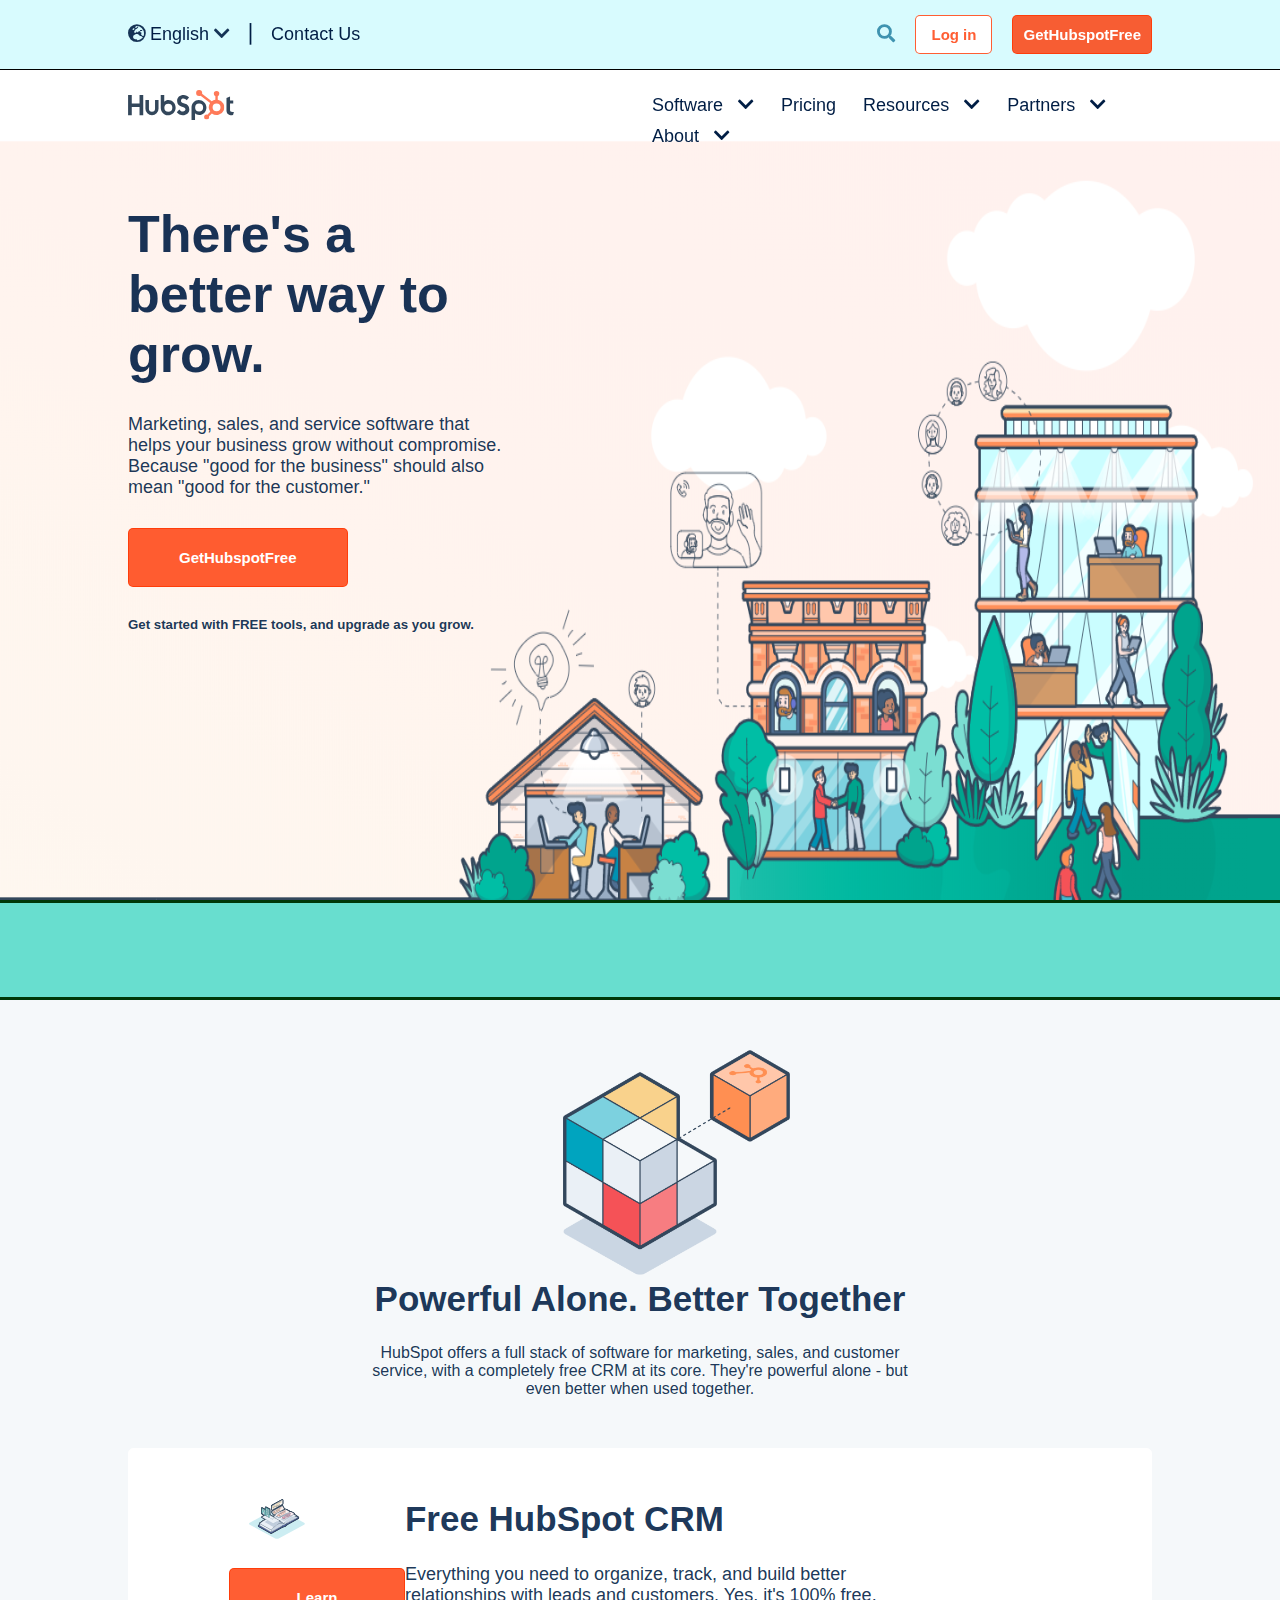
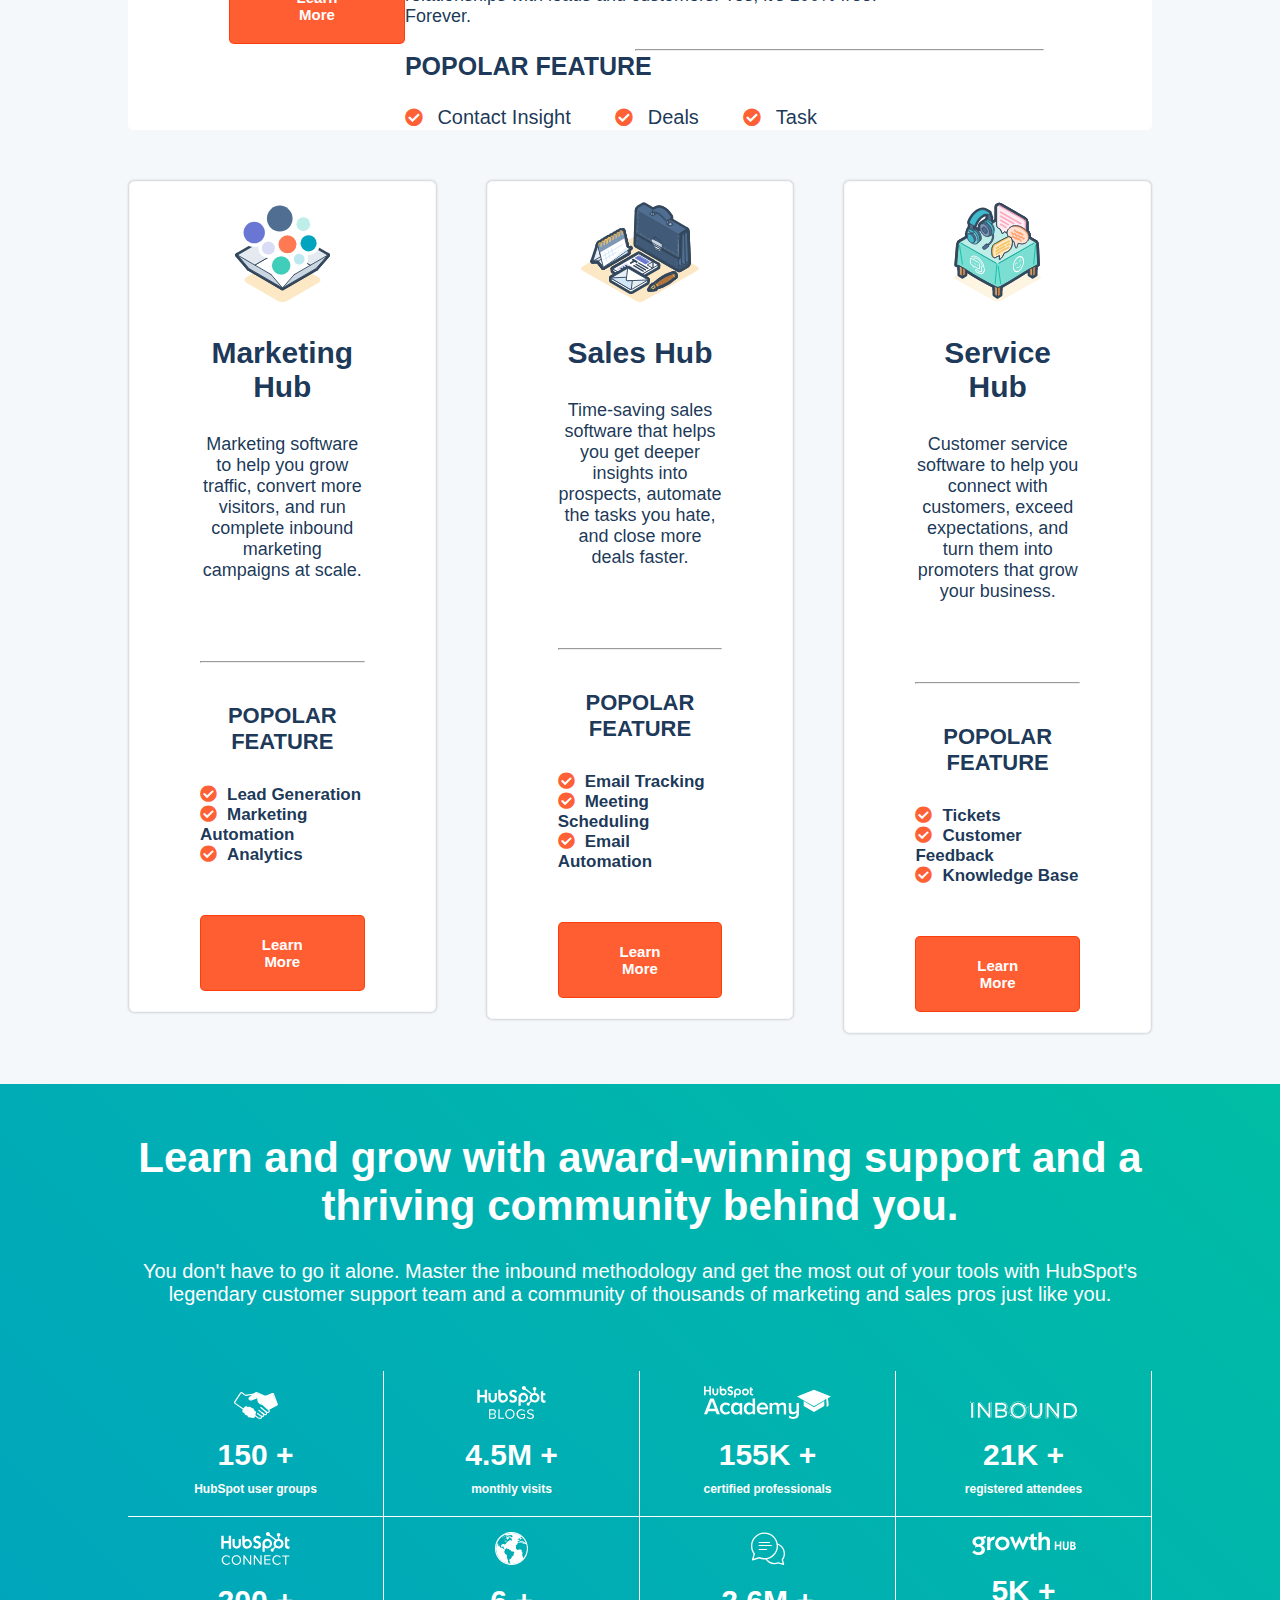
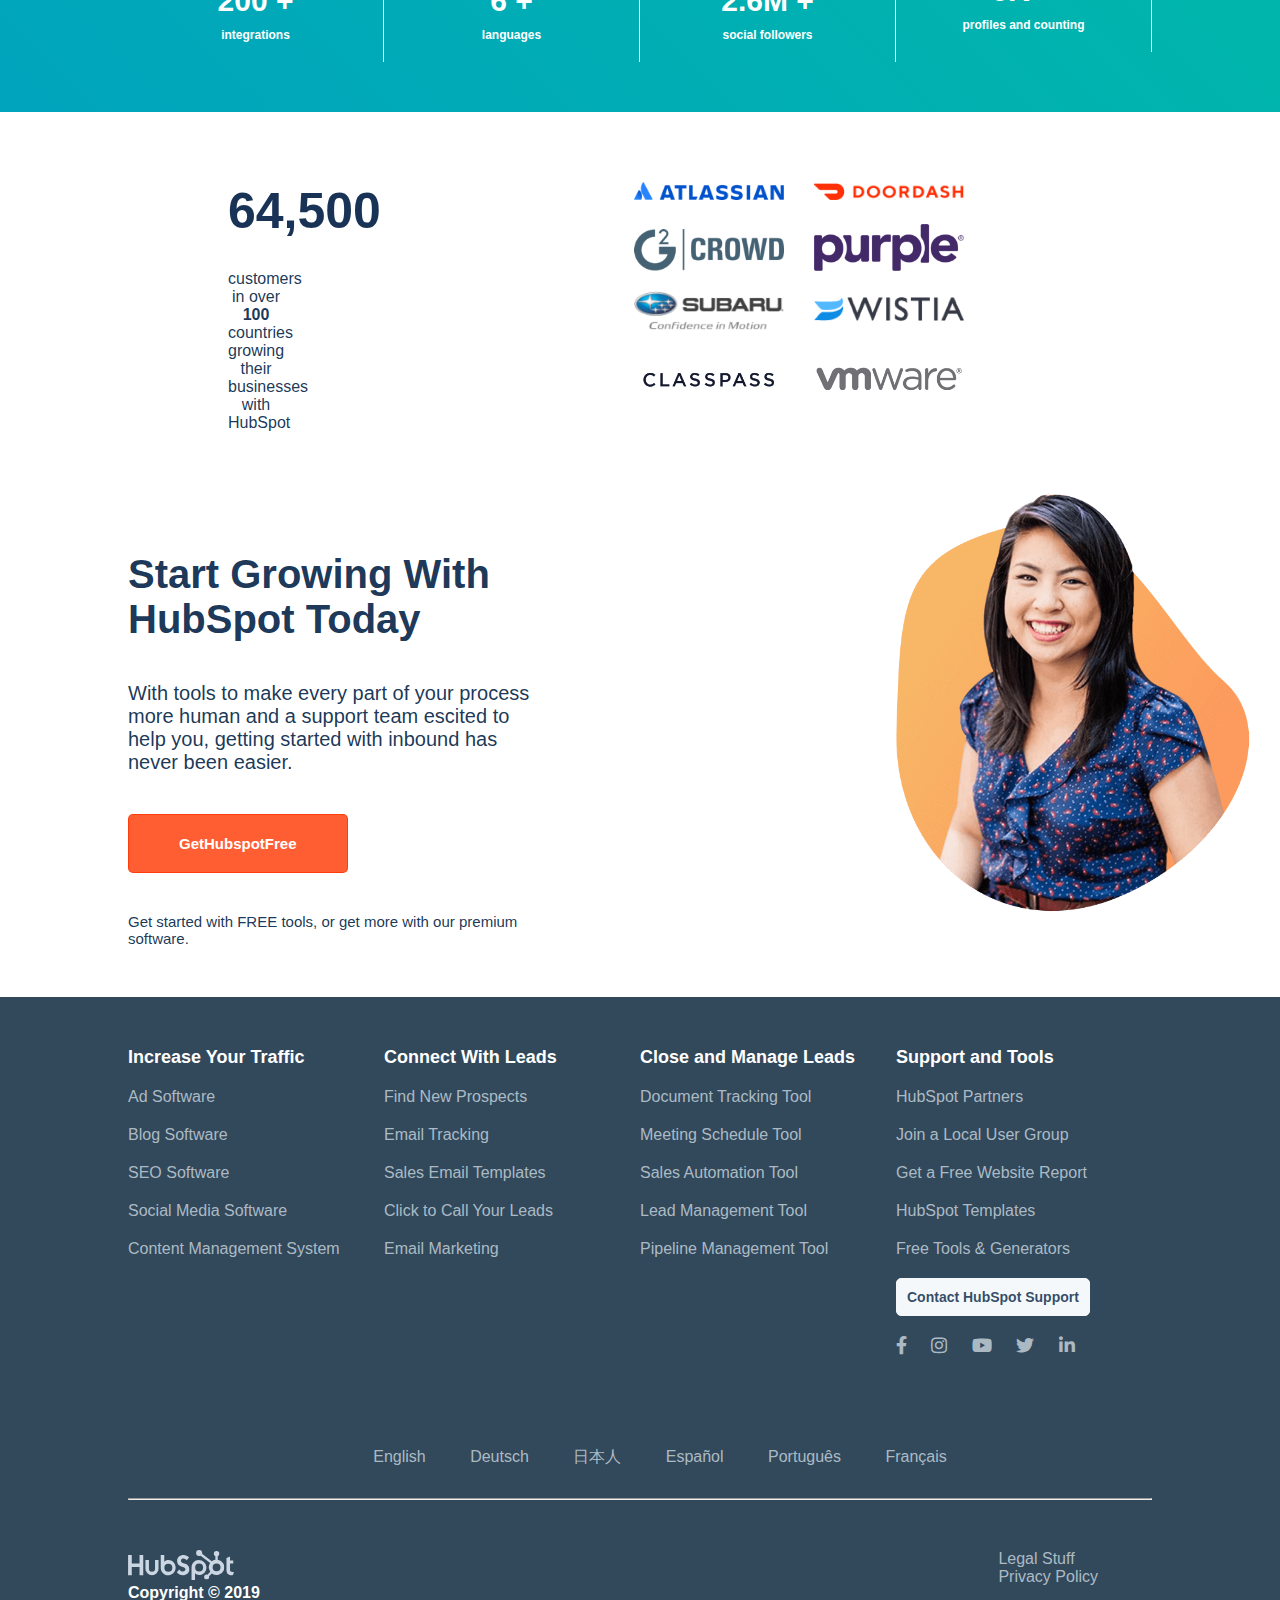
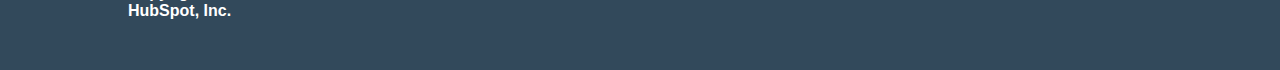
<file: index.html>
<!DOCTYPE html>
  <html lang="en" dir="ltr">

    <head>
      <meta charset="utf-8">
      <title>HubSpot</title>
      <link rel="stylesheet" href="https://cdnjs.cloudflare.com/ajax/libs/font-awesome/5.15.2/css/all.min.css">
      <link rel="stylesheet" href="css/style.css">
    </head>

    <body>

      <!-- HEADER -->
      <header>
        <nav>
          <!-- Header fisso parte 1 -->
          <section>
            <div class="back-color-blu">
              <div class="contenitore-header row">

                <div class="float-header-left">
                  <i class="fas fa-globe-europe"></i>
                  <a href="#">English</a>
                  <i id="vvv" class="fas fa-chevron-down"></i>
                  <a id="line" href="#">&mid;</a>
                  <a href="#">Contact Us</a>
                </div>

                <div class="float-header-right">
                  <i id="search" class="fas fa-search"></i>
                  <button id="login" type="button" name="button">Log in</button>
                  <button id="button" type="button" name="button">GetHubspotFree</button>
                </div>

              </div>
            </div>
          </section>

          <!-- Header fisso parte 2 -->
          <section>
            <div class="back-color-none">
              <div class="contenitore-header row">

                <div class="float-header-left">
                  <img src="img/logo.svg" alt="Logo">
                </div>

                <div class="float-header-right">
                  <ul>
                    <li><a href="#">Software <i class="fas fa-chevron-down"></i></a></li>
                    <li><a href="#">Pricing</a></li>
                    <li><a href="#">Resources <i class="fas fa-chevron-down"></i></a></li>
                    <li><a href="#">Partners <i class="fas fa-chevron-down"></i></a></li>
                    <li><a href="#">About <i class="fas fa-chevron-down"></i></a></li>
                  </ul>
                </div>
              </div>
            </div>
          </section>
        </nav>

      </header>

      <!-- MAIN -->
      <main>

        <!-- Better way to grow -->
        <section class="conteiner-jumbotron-first">
          <div class="conteiner-grow">
            <h1>There's a better way to grow.</h1>
            <p>Marketing, sales, and service software that helps your business grow without compromise. Because "good for the business" should also mean "good for the customer."</p>
            <button class="button-orange" type="button" name="button">GetHubspotFree</button>
            <h5>Get started with FREE tools, and upgrade as you grow.</h5>
          </div>
          <div class="linea-verde"></div>
        </section>

        <!-- Main parte centrale -->
        <section class="conteiner-center">

          <!-- Powerful -->
          <section>

            <div class="menu-powerful">
              <img class="cube" src="img/cube.png" alt="">
              <h2>Powerful Alone. Better Together</h2>
              <p>HubSpot offers a full stack of software for marketing, sales, and customer service, with a completely free CRM at its core. They're powerful alone - but even better when used together.</p>
            </div>

          </section>

          <!-- HubSpot CRM -->
          <section class="container-menu-crm row">
            <div class="float-main-left1">

              <img src="img/book.svg" alt="">
              <button class="button-orange" type="button" name="button">Learn More</button>

            </div>

            <div class="float-main-left2">

              <h2>Free HubSpot CRM</h2>
              <p>Everything you need to organize, track, and build better relationships with leads and customers. Yes, it's 100% free. Forever.</p>
              <h3>POPOLAR FEATURE</h3>
              <hr id="linea-lunga">
              <i class="fas fa-check-circle"></i>
              <span>Contact Insight</span>
              <i class="fas fa-check-circle"></i>
              <span>Deals</span>
              <i class="fas fa-check-circle"></i>
              <span>Task</span>

            </div>
          </section>

          <!-- Tre colonne di HUB -->
          <section class="container-menu-principale row margin">
            <div class="float-hub-left">
              <div class="margin-hub">
               <img class="img-main" src="img/marketing.svg" alt="">
               <h2>Marketing Hub</h2>
               <p>Marketing software to help you grow traffic, convert more visitors, and run complete inbound marketing campaigns at scale.</p>
               <hr>
               <h3>POPOLAR FEATURE</h3>
               <h5><i class="fas fa-check-circle"></i>Lead Generation</h5>
               <h5><i class="fas fa-check-circle"></i>Marketing Automation</h5>
               <h5><i class="fas fa-check-circle"></i>Analytics</h5>
               <button class="button-orange" type="button" name="button">Learn More</button>
              </div>
            </div>

            <div class="float-hub-left position">
              <div class="margin-hub">
                <img class="img-main" src="img/sales.svg" alt="">
                <h2>Sales Hub</h2>
                <p>Time-saving sales software that helps you get deeper insights into prospects, automate the tasks you hate, and close more deals faster.</p>
                <hr>
                <h3>POPOLAR FEATURE</h3>
                <h5><i class="fas fa-check-circle"></i>Email Tracking</h5>
                <h5><i class="fas fa-check-circle"></i>Meeting Scheduling</h5>
                <h5><i class="fas fa-check-circle"></i>Email Automation</h5>
                <button class="button-orange" type="button" name="button">Learn More</button>
              </div>
            </div>

            <div class="float-hub-left">
              <div class="margin-hub">
               <img class="img-main" src="img/service.svg" alt="">
               <h2>Service Hub</h2>
               <p>Customer service software to help you connect with customers, exceed expectations, and turn them into promoters that grow your business.</p>
               <hr>
               <h3>POPOLAR FEATURE</h3>
               <h5><i class="fas fa-check-circle"></i>Tickets</h5>
               <h5><i class="fas fa-check-circle"></i>Customer Feedback</h5>
               <h5><i class="fas fa-check-circle"></i>Knowledge Base</h5>
               <button class="button-orange" type="button" name="button">Learn More</button>
              </div>
            </div>
          </section>

        </section>

        <!-- Statistica di HubSpot -->
        <section class="background-verde">
          <div class="statistica-hub">
            <h2>Learn and grow with award-winning support and a thriving community behind you.</h2>
            <p id="fontsize-p">You don't have to go it alone. Master the inbound methodology and get the most out of your tools with HubSpot's legendary customer support team and a community of thousands of marketing and sales pros just like you.</p>
            <div class="statistica-box1 row">

              <div class="float-statistica-left">
                <img src="img/homepage_community_agency.svg" alt="Agency">
                <h2>150 +</h2>
                <h5>HubSpot user groups</h5>
              </div>

              <div class="float-statistica-left">
                <img src="img/homepage_community_blog.svg" alt="Blog">
                <h2>4.5M +</h2>
                <h5>monthly visits</h5>
              </div>

              <div class="float-statistica-left">
                <img src="img/homepage_community_academy.svg" alt="Academy">
                <h2>155K +</h2>
                <h5>certified professionals</h5>
              </div>

              <div class="float-statistica-left">
                <img src="img/homepage_community_inbound.svg" alt="Inbound">
                <h2>21K +</h2>
                <h5>registered attendees</h5>
              </div>

            </div>

            <div class="statistica-box2 row">

              <div class="float-statistica-left">
                <img src="img/homepage_community_connect.svg" alt="Connect">
                <h2>200 +</h2>
                <h5>integrations</h5>
              </div>

              <div class="float-statistica-left">
                <img src="img/homepage_community_globe.svg" alt="Globe">
                <h2>6 +</h2>
                <h5>languages</h5>
              </div>

              <div class="float-statistica-left">
                <img src="img/homepage_community_followers.svg" alt="Globe">
                <h2>2.6M +</h2>
                <h5>social followers</h5>
              </div>

              <div class="float-statistica-left">
                <img src="img/growthhub-white-small-1.svg" alt="Small">
                <h2>5K +</h2>
                <h5>profiles and counting</h5>
              </div>

            </div>
          </div>
        </section>

        <!-- Customers con imagini -->
        <section class="conteiner-main-last">
          <section class="customers-hub">
            <div class="row">
              <div class="float-customers-left1">
                <h2>64,500</h2>
                <p>customers in over <strong>100</strong> countries growing their businesses with HubSpot</p>
              </div>

              <div class="float-customers-left2">

                <div class="display-line">
                  <img class="img-margin-bottom-line1" src="img/atlassian.png" alt="Atlassian">
                  <img class="img-margin-bottom-line1" src="img/doordash.png" alt="Doordash">
                  <img src="img/g2crowd-logo@2x.png" alt="Crowd">
                  <img src="img/purple-logo@2x.png" alt="Purple">
                </div>

                <div class="display-line">
                  <img src="img/subaru.png" alt="Subaru">
                  <img class="img-margin-bottom-line2" src="img/wistia.png" alt="Wistia">
                  <img src="img/classpass.png" alt="Classpass">
                  <img class="img-margin-bottom-line2" src="img/vmware.png" alt="Vmware">
                </div>

              </div>
            </div>

            <!-- Start Growing -->
            <div class="row">
              <div class="float-growing-left">
                <h2>Start Growing With HubSpot Today</h2>
                <p>With tools to make every part of your process more human and a support team escited to help you, getting started with inbound has never been easier.</p>
                <button class="button-orange" type="button" name="button">GetHubspotFree</button>
                <h5>Get started with FREE tools, or get more with our premium software.</h5>
              </div>

              <div class="float-growing-right">
                <img src="img/woman.webp" alt="Woman">
              </div>
            </div>

          </section>

        </section>

      </main>

      <!-- FOOTER -->
      <footer>

        <!-- Informazioni del HubSpot -->
        <section class="conteiner-footer">
          <section class="footer-hub">
            <div class="row">

              <div class="float-footer-left">
                <h4>Increase Your Traffic</h4>
                <ul>
                 <li><a href="#">Ad Software</a></li>
                 <li><a href="#">Blog Software</a></li>
                 <li><a href="#">SEO Software</a></li>
                 <li><a href="#">Social Media Software</a></li>
                 <li><a href="#">Content Management System</a></li>
                </ul>
              </div>

              <div class="float-footer-left">
                <h4>Connect With Leads</h4>
                <ul>
                  <li><a href="#">Find New Prospects</a></li>
                  <li><a href="#">Email Tracking</a></li>
                  <li><a href="#">Sales Email Templates</a></li>
                  <li><a href="#">Click to Call Your Leads</a></li>
                  <li><a href="#">Email Marketing</a></li>
                </ul>
              </div>

              <div class="float-footer-left">
                <h4>Close and Manage Leads</h4>
                <ul>
                  <li><a href="#">Document Tracking Tool</a></li>
                  <li><a href="#">Meeting Schedule Tool</a></li>
                  <li><a href="#">Sales Automation Tool</a></li>
                  <li><a href="#">Lead Management Tool</a></li>
                  <li><a href="#">Pipeline Management Tool</a></li>
                </ul>
              </div>

              <div class="float-footer-left">
                <h4>Support and Tools</h4>
                <ul>
                  <li><a href="#">HubSpot Partners</a></li>
                  <li><a href="#">Join a Local User Group</a></li>
                  <li><a href="#">Get a Free Website Report</a></li>
                  <li><a href="#">HubSpot Templates</a></li>
                  <li><a href="#">Free Tools & Generators</a></li>
                </ul>
                <button id="button-grey" type="button" name="button">Contact HubSpot Support</button>
                <div id="inline-siti">
                 <a href="#"><i class="fab fa-facebook-f"></i></a>
                 <a href="#"><i class="fab fa-instagram"></i></a>
                 <a href="#"><i class="fab fa-youtube"></i></a>
                 <a href="#"><i class="fab fa-twitter"></i></a>
                 <a href="#"><i class="fab fa-linkedin-in"></i></a>
                </div>
              </div>

            </div>

            <!-- Lingue -->
            <section class="lingue">
              <ul>
                <li><a href="#">English</a></li>
                <li><a href="#">Deutsch</a></li>
                <li><a href="#">日本人</a></li>
                <li><a href="#">Español</a></li>
                <li><a href="#">Português</a></li>
                <li><a href="#">Français</a></li>
              </ul>
            </section>
            <hr id="linea-grey2">

            <!-- Privacy Policy -->
            <section class="row" >

              <div class="float-footer-pie-left">
                <a href="#"><img src="img/logo_gray.svg" alt="Logo-Grey"></a>
                <h4>Copyright &copy; 2019 HubSpot, Inc.</h4>
              </div>

              <div class="float-footer-pie-right">
                <a href="#">Legal Stuff</a>
                <a href="#">Privacy Policy</a>
              </div>

            </section>

          </section>

        </section>

      </footer>

    </body>

  </html>
</file>
<file: css/style.css>
/* Heading general */
*{
  margin: 0;
  padding: 0;
  box-sizing: border-box;
}

body{
  font-family: Arial, sans-serif;
  color: rgba(0, 29, 68, 0.9);
}

.row::after{
  content: "";
  display: table;
  clear: both;
}

/* HEADER */

header{
  position: fixed;
  width: 100%;
  height: 150px;
  z-index: 999;
}

/* Header fisso parte 1 */

.back-color-blu{
  background-color: rgb(216, 251, 254);
  width: 100%;
  height: 70px;
  border-bottom: 1px solid black;
}

.contenitore-header{
  margin: 0 10%;
  width: 80%;
}

.float-header-left{
  max-width: 50%;
  float: left;
}

#vvv{
  font-weight: bold;
  font-size: 18px;
}

#line{
  font-size: 22px;
  padding: 0 10px;
}


div .float-header-left{
  padding-top: 20px;
  font-size: 18px;
}

div .float-header-left a{
  text-decoration: none;
  color: rgb(0, 29, 68);
}
.float-header-right{
  max-width: 50%;
  float: right;
}

div .float-header-right{
  padding-top: 15px;
  font-size: 18px;
}

#search{
  color: rgba(0, 104, 143, 0.71);
}

#login{
  border: 1px solid rgba(255, 54, 0, 0.8);
  background-color: white;
  padding: 10px 15px;
  color: rgba(255, 54, 0, 0.8);
  border-radius: 5px;
  font-weight: bold;
  font-size: 15px;
  margin: 0 15px;
}

#button{
  border: 1px solid rgba(255, 54, 0, 0.8);
  background-color: rgba(255, 54, 0, 0.8);
  padding: 10px 10px;
  color: white;
  border-radius: 5px;
  font-weight: bold;
  font-size: 15px;
}

/* Header fisso parte 2 */

.back-color-none{
  background-color: white;
  width: 100%;
  height: 70px;
}

.float-header-right ul li {
  display: inline-block;
  text-decoration: none;
  padding: 10px 10px 0 12px;
}

.float-header-right ul li a, .float-header-right ul li a i{
  text-decoration: none;
  color: rgb(0, 29, 68);
}

.float-header-right ul li a i{
  padding-left: 10px;
}

/* MAIN */


/* Better way to grow */

.conteiner-jumbotron-first{
 border-top-width: 140px;
 border-top-style: solid;
 position: relative;
 width: 100%;
 height: 1000px;
 background-image: url("../img/jumbotron.png");
 background-position: bottom;
 background-size: 100% 100%;
}

.conteiner-grow{
  margin: 5% 10% 0 10%;
  width: 30%;
}

.conteiner-grow h1{
  font-size: 52px;
  padding-bottom: 30px;
}

.conteiner-grow p{
  font-size: 18px;
  padding-bottom: 30px;
}

.conteiner-grow button{
  margin-bottom: 30px
}
.button-orange{
  border: 1px solid rgba(255, 54, 0, 0.8);
  background-color: rgba(255, 54, 0, 0.8);
  padding: 20px 50px;
  color: white;
  border-radius: 5px;
  font-weight: bold;
  font-size: 15px;
}

.linea-verde{
  position: absolute;
  height: 100px;
  width: 100%;
  bottom: 0;
  left: 0;
  border-top: 3px solid rgb(0, 56, 9);
  border-bottom: 3px solid rgb(0, 56, 9);
  background-color: rgb(104, 222, 207);
}

/* Main parte centrale */

.conteiner-center{
  width: 100%;
  height: auto;
  background-color: rgb(245, 248, 250);
}

/* Powerful */

.menu-powerful{
  text-align: center;
  padding-top: 50px;
}

.menu-powerful h2{
  font-size: 35px;
  padding-bottom: 25px;
}

.menu-powerful p{
  margin: 0 28%;
  padding-bottom: 50px;
}

.cube{
  max-width: 300px;
  max-height: 300px;
  position: relative;
}

/* HubSpot CRM */

.container-menu-crm{
  margin: 0 10%;
  width: 80%;
  background-color: white;
  border: 1px solid white;
  border-radius: 5px;
}

.float-main-left1{
  width: 27%;
  float: left;
}

.float-main-left1 img{
  max-width: 150px;
  max-height: 150px;
  margin: 50px 100px 25px 120px;
}

.float-main-left1 button{
  margin-left: 100px;
  margin-bottom: 80px;
}

.float-main-left2{
  width: 50%;
  float: left;
  position: relative;
}

.float-main-left2 h2{
  font-size: 35px;
  margin-top: 50px;
  margin-bottom: 25px;
}

.float-main-left2 p{
  font-size: 18px;
  margin-bottom: 25px;
}

.float-main-left2 h3{

  font-size: 25px;
  margin-bottom: 25px;

}

.float-main-left2 i{
  color: rgba(255, 54, 0, 0.8);
  margin-right: 10px;
  font-size: 18px;
}

.float-main-left2 span{
  font-size: 20px;
  margin-right: 40px;
}
#linea-lunga{
  position: absolute;
  width: 80%;
  height: 1px;
  top: 200px;
  left: 45%;
}

/* Tre colonne di HUB */

.container-menu-principale{
  margin: 0 10%;
  width: 80%;
  background-color: rgb(245, 248, 250);
  border: 1px solid rgb(245, 248, 250);
  border-radius: 5px;
}


.margin{
  margin-top: 50px;
  padding-bottom: 50px;
}

.float-hub-left{
  width: calc(90% / 3);
  float: left;
  background-color: white;
  border: 1px solid rgb(245, 248, 250);
  border-radius: 5px;
  box-shadow: 0 0 3px rgba(0,0,0,0.3);
  text-align: center;
}

.position{
  margin: 0 5%;
}

.img-main{
  max-width: 150px;
  max-height: 100px;
}

.margin-hub{
  margin: 20px 70px;
}

.margin-hub h2{
  font-size: 30px;
  margin: 30px 0;
}

.margin-hub p{
  font-size: 18px;
  margin-bottom: 80px;
}

.margin-hub hr{
  margin-bottom: 40px;
}

.margin-hub h3{
  margin-bottom: 30px;
  font-size: 22px;
}

.margin-hub h5{
  font-size: 17px;
  text-align: justify;
}

.margin-hub h5 i{
  color: rgba(255, 54, 0, 0.8);
  margin-right: 10px;
}

.margin-hub button{
  margin-top: 50px;
}

/* Statistica di HubSpot */

.background-verde{
  width: 100%;
  background-image: linear-gradient(45deg,#00a4bd,#00bda5);
}

.statistica-hub{
  width: 80%;
  margin: 0 10%;
  padding: 50px 0;
  text-align: center;
  color: white;
}

.statistica-hub h2:first-child{
  font-size: 42px;
  margin-bottom: 30px;
}

#fontsize-p{
  font-size: 20px;
  margin-bottom: 65px;
}

.statistica-box1{
  width: 100%;
}

.statistica-box1 h2{
  font-size: 30px;
  margin-bottom: 10px;
}

.statistica-box1 h5{
  font-size: 12px;
  margin-bottom: 20px;
}

.statistica-box2{
  width: 100%;
}

.statistica-box2 h2{
  font-size: 30px;
  margin-bottom: 10px;
}

.statistica-box2 h5{
  font-size: 12px;
  margin-bottom: 20px;
}

.statistica-box2 .float-statistica-left{
  border-bottom: 0;
}

.float-statistica-left{
  width: 25%;
  float:left;
  border-bottom: 1px solid white;
  border-right: 1px solid white;
}

.float-statistica-left img{
  margin: 15px 0;
}

/* Customers con imagini */

.conteiner-main-last{
  width: 100%;
}

.customers-hub{
  width: 80%;
  margin: 0 10%;
}

.float-customers-left1{
  width: 25%;
  float: left;
  text-align: center;
  padding: 0 100px;
  margin: 70px 0 0 0;
}

.float-customers-left1 h2{
  font-size: 50px;
  margin-bottom: 30px;
}

.float-customers-left1 p{
  font-size: 16px;
}

.float-customers-left2{
  width: 75%;
  float: left;
  margin: 70px 0 0 0;
  padding-left: 250px;
  text-align: left;
}

.display-line img{
  display: inline-block;
  max-width: 150px;
  max-height: 100px;
  margin: 0 5% 10px 0;
}

.display-line .img-margin-bottom-line1{
  margin-bottom: 20px;
}

.display-line .img-margin-bottom-line2{
  margin-bottom: 25px;
}


/* Start Growing */
.float-growing-left{
  width: 40%;
  float: left;
  margin-top: 120px;
  margin-bottom: 50px;
}

.float-growing-left h2{
  font-size: 40px;
  margin-bottom: 40px;
}

.float-growing-left p{
  font-size: 20px;
  margin-bottom: 40px;
}

.float-growing-left button{
  margin-bottom: 40px;
}

.float-growing-left h5{
  font-size: 15px;
  font-weight: normal;
}

.float-growing-right{
  width: 25%;
  float: right;
  margin-top: 60px;
}

.float-growing-right img{
  max-width: 420px;
  max-height: 420px;

}

/* FOOTER */

.conteiner-footer{
  width: 100%;
  background-color: #32495b;
}

.footer-hub{
  width: 80%;
  margin: 0 10%;
  padding: 50px 0;
}
/* Informazioni del HubSpot */

.float-footer-left{
  width: 25%;
  float: left;
}

.float-footer-left h4{
  font-size: 18px;
  color: white;
  margin-bottom: 20px;
}

.float-footer-left ul li{
  list-style-type: none;
}

.float-footer-left a{
  display: block;
  text-decoration: none;
  font-size: 16px;
  color: rgba(205, 217, 224, 0.8);
  margin-bottom: 20px;
}

#button-grey{
  border: 1px solid rgb(245, 248, 250);
  background-color: rgb(245, 248, 250);
  padding: 10px 10px;
  color: rgba(0, 29, 68, 0.8);
  border-radius: 5px;
  font-weight: bold;
  font-size: 14px;
}

#inline-siti a{
  display: inline-block;
  font-size: 18px;
  padding: 20px 20px 20px 0;
}

/* Lingue */

.lingue{
  text-align: center;
  margin: 50px 0 30px 0;
}

.lingue ul li {
  display: inline-block;
  color: rgba(205, 217, 224, 0.8);
  margin-left: 40px;
}

.lingue ul li a{
  text-decoration: none;
  color: rgba(205, 217, 224, 0.8);
}

#linea-grey2{
  color: rgba(205, 217, 224, 0.8);
  margin-bottom: 50px;
}

/* Privacy Policy */

.float-footer-pie-left{
  width: 20%;
  float: left;
  color: white;
}


.float-footer-pie-right{
  max-width: 15%;
  float: right;
}

.float-footer-pie-right a{
  display: inline-block;
  color: rgba(205, 217, 224, 0.8);
  text-decoration: none;
}

.float-footer-pie-right a:first-child{
  margin-right: 30px;
}
</file>
